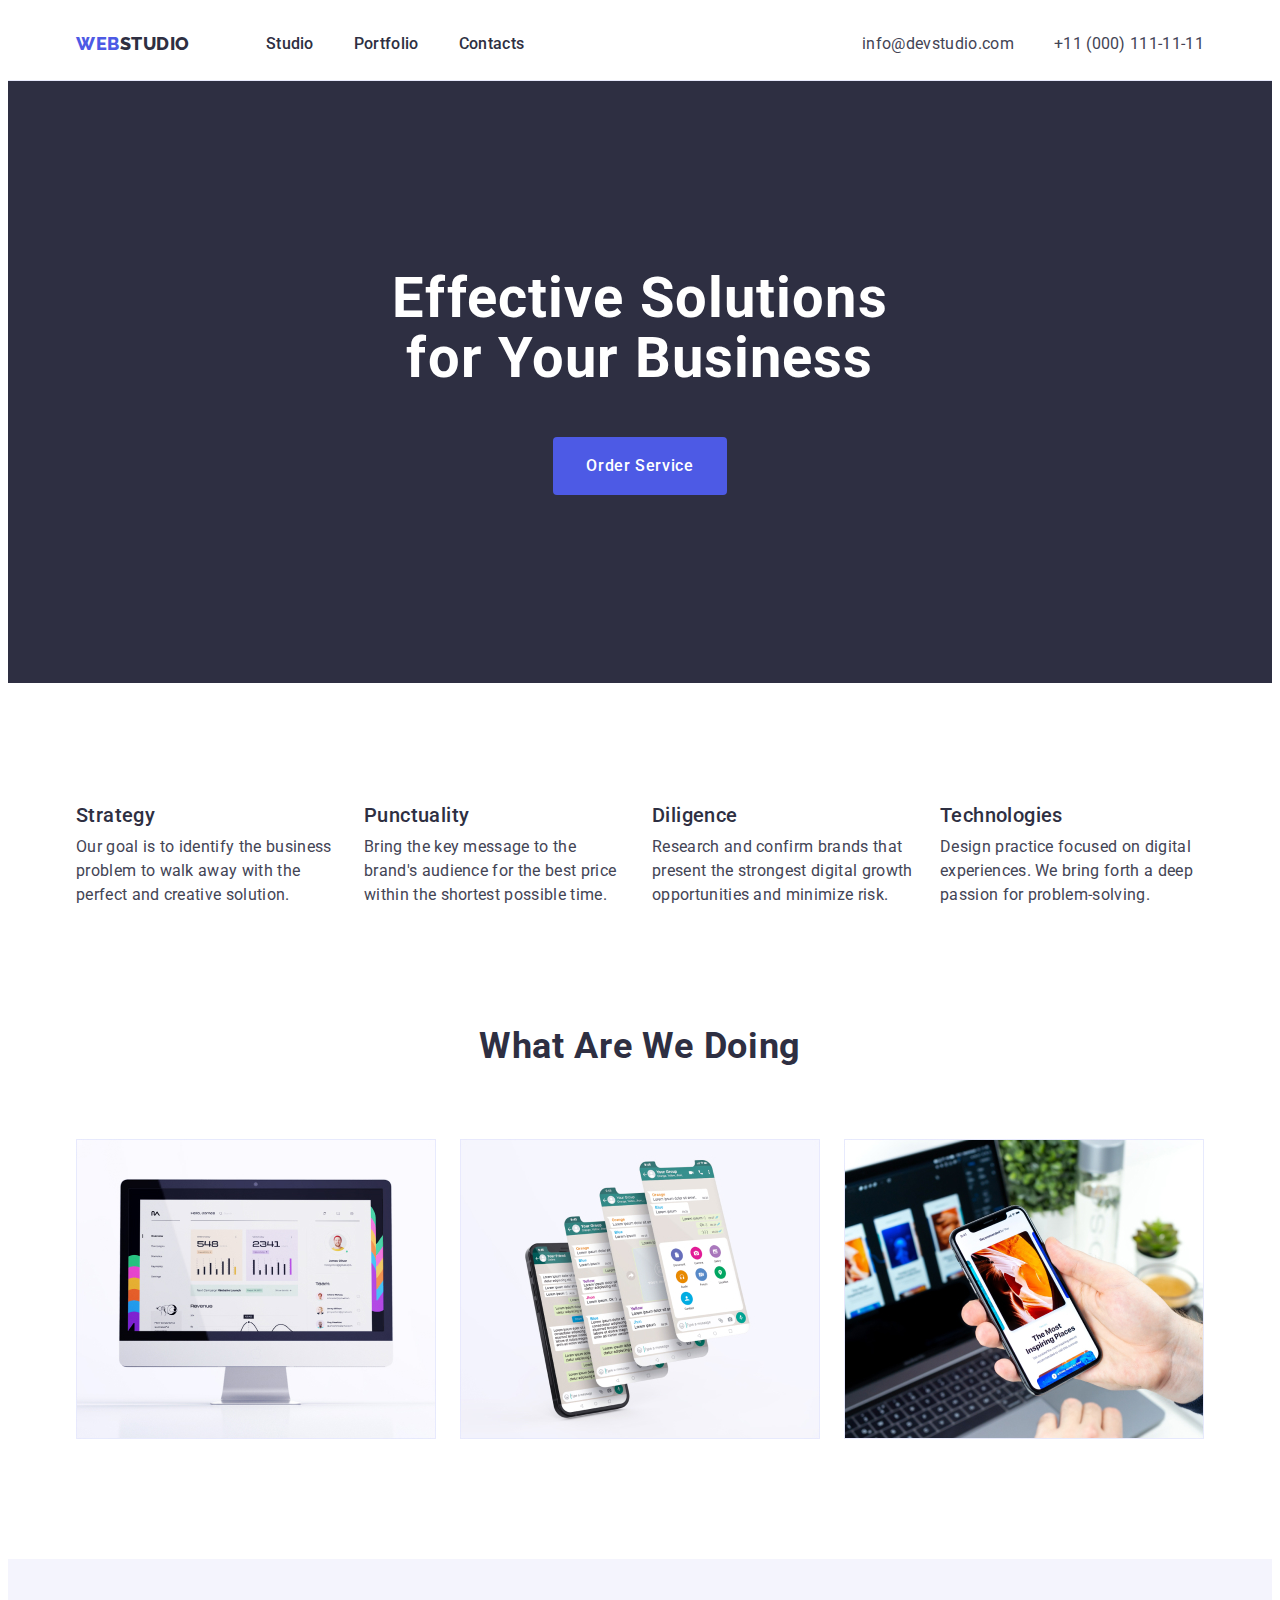
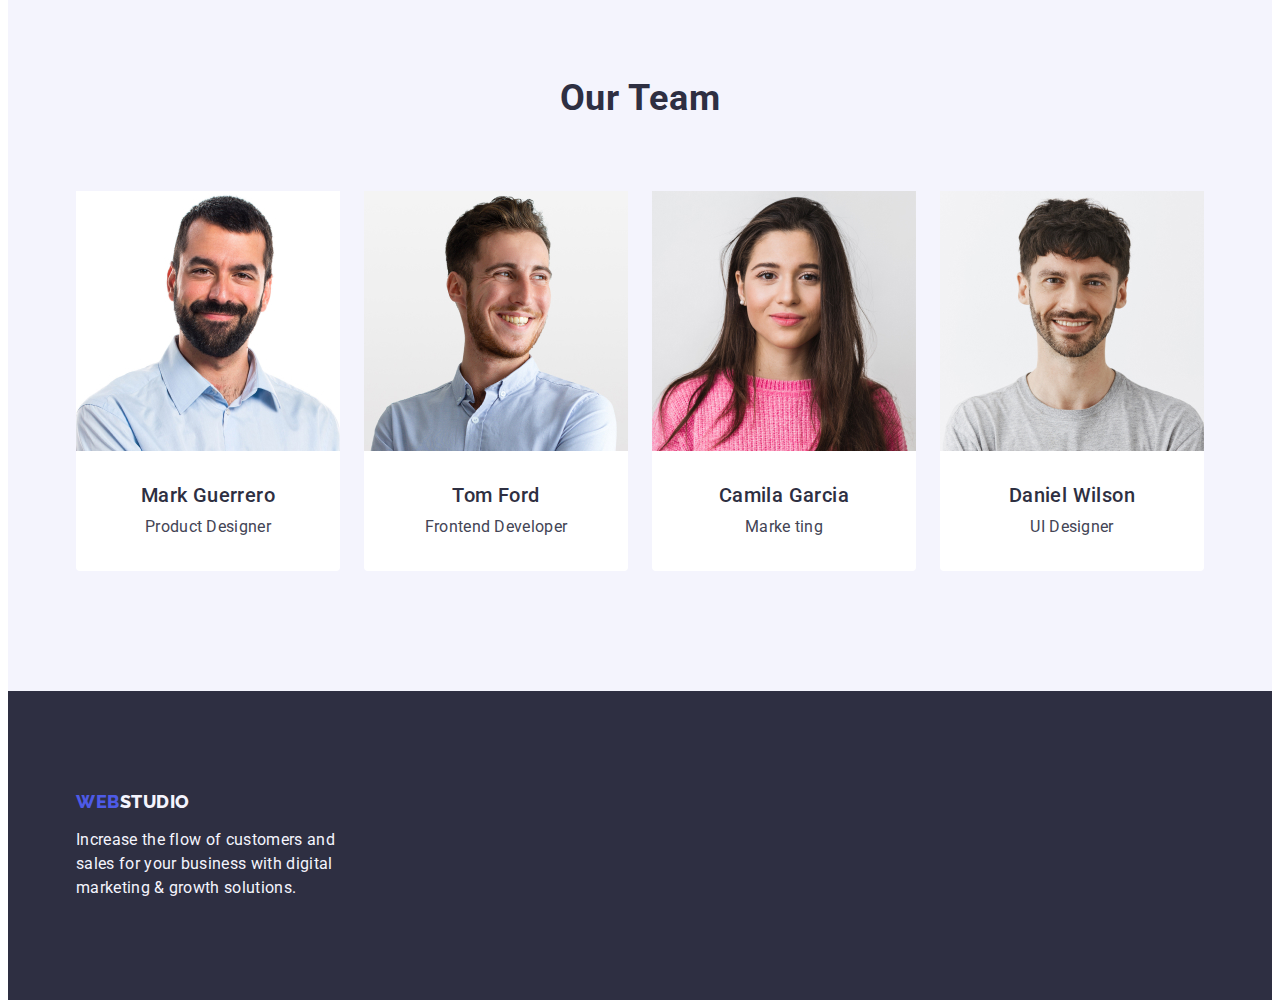
<file: index.html>
<!DOCTYPE html>
<html lang="en">
  <head>
    <meta charset="UTF-8" />
    <meta http-equiv="X-UA-Compatible" content="IE=edge" />
    <meta name="viewport" content="width=device-width, initial-scale=1.0" />
    <link rel="preconnect" href="https://fonts.googleapis.com" />
    <link rel="preconnect" href="https://fonts.gstatic.com" crossorigin />

    <link
      href="https://fonts.googleapis.com/css2?family=Raleway:wght@800&family=Roboto:wght@400;500;700;900&display=swap"
      rel="stylesheet"
    />
    <link
      rel="stylesheet"
      href="https://cdnjs.cloudflare.com/ajax/libs/modern-normalize/1.1.0/modern-normalize.min.css"
      integrity="sha512-wpPYUAdjBVSE4KJnH1VR1HeZfpl1ub8YT/NKx4PuQ5NmX2tKuGu6U/JRp5y+Y8XG2tV+wKQpNHVUX03MfMFn9Q=="
      crossorigin="anonymous"
      referrerpolicy="no-referrer"
    />
    <link rel="stylesheet" href="./css/styles.css" />
    <title>Studio</title>
  </head>
  <body>
    <header class="header">
      <div class="container header-container">
        <nav class="header-nav">
          <a class="header-logo-web link" href="./index.html"
            >Web<span class="header-logo-studio">Studio</span></a
          >
          <ul class="header-list list">
            <li class="header-item">
              <a class="header-link link" href="./index.html">Studio</a>
            </li>
            <li class="header-item list">
              <a class="header-link link" href="./portfolio.html">Portfolio</a>
            </li>
            <li class="header-item list">
              <a class="header-link link" href="">Contacts</a>
            </li>
          </ul>
        </nav>

        <!--Contacts-->

        <address class="header-contacts">
          <ul class="contacts-list list">
            <li class="contacts-item list">
              <a
                class="contacts-item-link link"
                href="mailto:info@devstudio.com"
                >info@devstudio.com</a
              >
            </li>
            <li class="contacts-item list">
              <a class="contacts-item-link link" href="tel:+110001111111"
                >+11 (000) 111-11-11</a
              >
            </li>
          </ul>
        </address>
      </div>
    </header>

    <main>
      <section class="section-hero">
        <!--Hero-->
        <div class="container container-hero">
          <h1 class="title-hero">Effective Solutions for Your Business</h1>

          <button class="hero-btn" type="button">Order Service</button>
        </div>
      </section>

      <section class="section-goals">
        <div class="container">
          <!--Our goals-->

          <h2 class="visually-hidden">Our goals</h2>

          <ul class="goals-list list">
            <li class="item-goals list">
              <h3 class="goals-points list">Strategy</h3>
              <p class="goals-descript text">
                Our goal is to identify the business problem to walk away with
                the perfect and creative solution.
              </p>
            </li>

            <li class="item-goals list">
              <h3 class="goals-points list">Punctuality</h3>
              <p class="goals-descript">
                Bring the key message to the brand's audience for the best price
                within the shortest possible time.
              </p>
            </li>

            <li class="item-goals list">
              <h3 class="goals-points list">Diligence</h3>
              <p class="goals-descript">
                Research and confirm brands that present the strongest digital
                growth opportunities and minimize risk.
              </p>
            </li>

            <li class="item-goals list">
              <h3 class="goals-points list">Technologies</h3>
              <p class="goals-descript">
                Design practice focused on digital experiences. We bring forth a
                deep passion for problem-solving.
              </p>
            </li>
          </ul>
        </div>
      </section>

      <section class="projects-section">
        <div class="container">
          <!--Our projects-->
          <h2 class="our-projects">What are we doing</h2>
          <ul class="projects-list">
            <li class="projects-item">
              <img
                src="./images/desktop.jpg"
                alt="photo of desktop"
                width="360"
              />
            </li>
            <li class="projects-item">
              <img
                src="./images/phones.jpg"
                alt="picture of phones"
                width="360"
              />
            </li>
            <li class="projects-item">
              <img src="./images/App.jpg" alt="our apps" width="360" />
            </li>
          </ul>
        </div>
      </section>

      <section class="our-team-section">
        <div class="container team-container">
          <!-- Our team-->

          <h2 class="our-team">Our Team</h2>
          <ul class="our-team-list">
            <li class="our-team-item">
              <img
                src="./images/designer.jpg"
                alt="Mark Guerrero"
                width="264"
              />
              <div class="team-item-container">
                <h3 class="item-team">Mark Guerrero</h3>
                <p class="item-descript">Product Designer</p>
              </div>
            </li>

            <li class="our-team-item">
              <img src="./images/developer.jpg" alt="Tom Ford" width="264" />
              <div class="team-item-container">
                <h3 class="item-team">Tom Ford</h3>
                <p class="item-descript">Frontend Developer</p>
              </div>
            </li>

            <li class="our-team-item">
              <img
                src="./images/marketing.jpg"
                alt="Camila Garcia"
                width="264"
              />
              <div class="team-item-container">
                <h3 class="item-team">Camila Garcia</h3>
                <p class="item-descript">Marke ting</p>
              </div>
            </li>

            <li class="our-team-item">
              <img
                src="./images/uidesigner.jpg"
                alt="Daniel Wilson"
                width="264"
              />
              <div class="team-item-container">
                <h3 class="item-team">Daniel Wilson</h3>
                <p class="item-descript">UI Designer</p>
              </div>
            </li>
          </ul>
        </div>
      </section>
    </main>

    <footer class="footer">
      <div class="container footer-container">
        <div>
          <a class="footer-logo-web link" href="./index.html"
            >Web<span class="footer-logo-studio">Studio</span></a
          >

          <p class="footer-text">
            Increase the flow of customers and sales for your business with
            digital marketing & growth solutions.
          </p>
        </div>
      </div>
    </footer>
  </body>
</html>
</file>
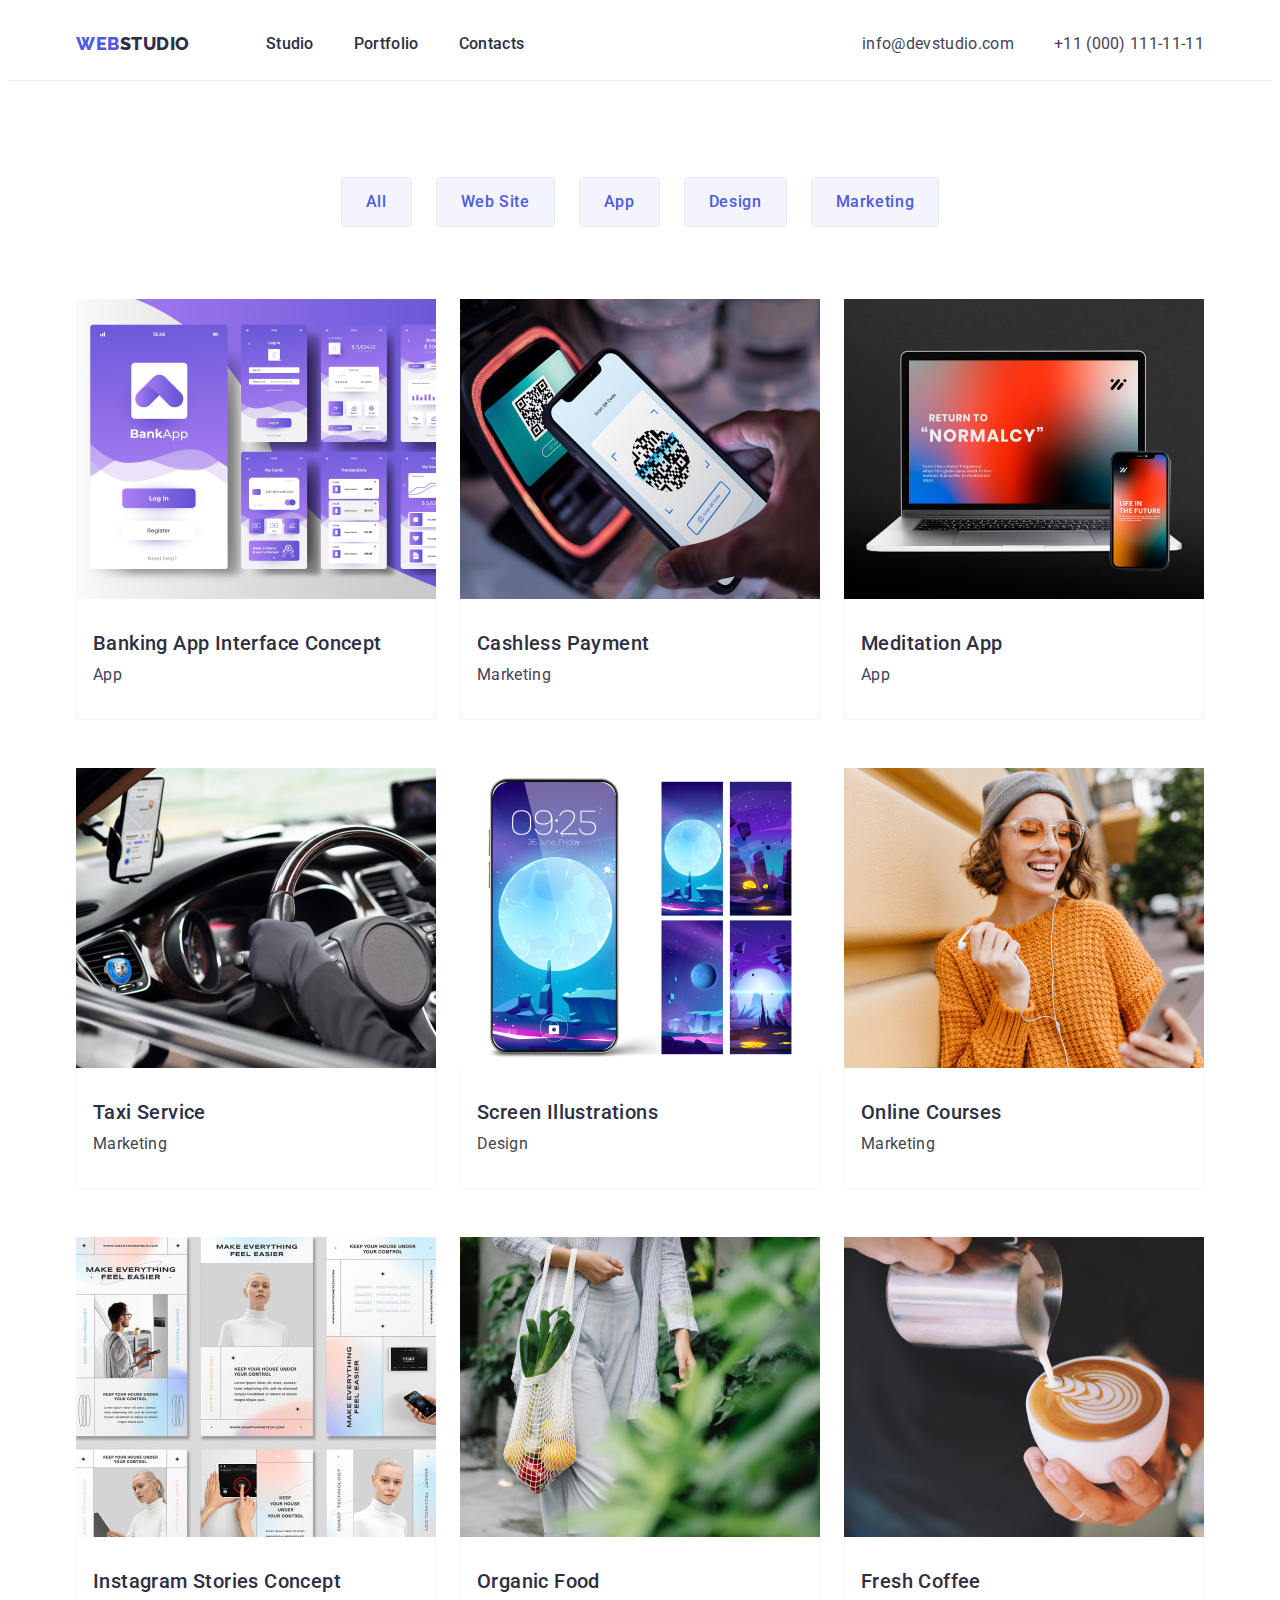
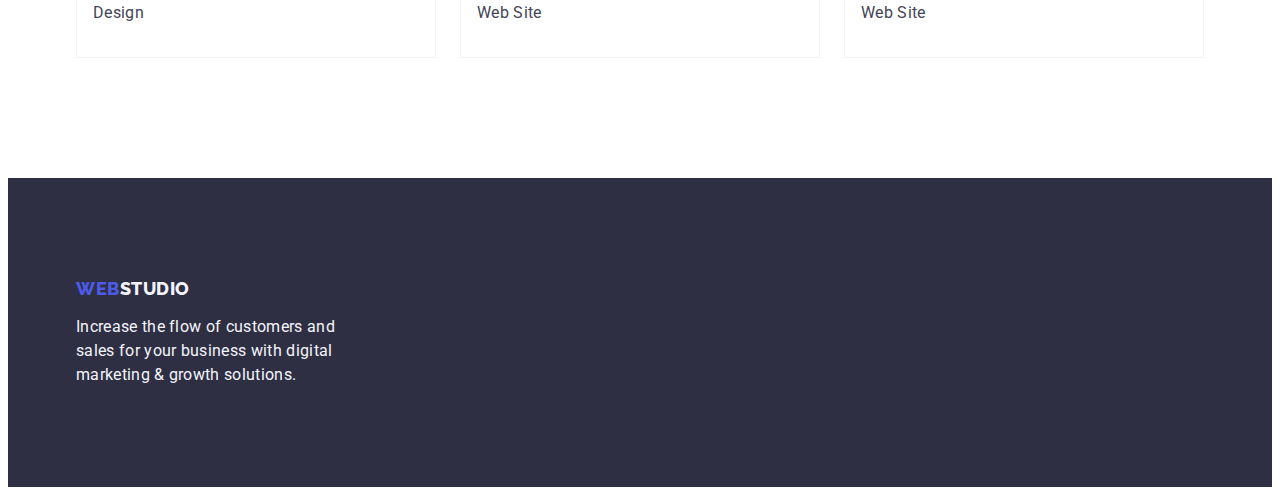
<file: portfolio.html>
<!DOCTYPE html>
<html lang="en">
  <head>
    <meta charset="UTF-8" />
    <meta http-equiv="X-UA-Compatible" content="IE=edge" />
    <meta name="viewport" content="width=device-width, initial-scale=1.0" />
    <link rel="preconnect" href="https://fonts.googleapis.com" />
    <link rel="preconnect" href="https://fonts.gstatic.com" crossorigin />
    <link
      href="https://fonts.googleapis.com/css2?family=Raleway:wght@800&family=Roboto:wght@400;500;700;900&display=swap"
      rel="stylesheet"
    />
    <link
      rel="stylesheet"
      href="https://cdnjs.cloudflare.com/ajax/libs/modern-normalize/1.1.0/modern-normalize.min.css"
      integrity="sha512-wpPYUAdjBVSE4KJnH1VR1HeZfpl1ub8YT/NKx4PuQ5NmX2tKuGu6U/JRp5y+Y8XG2tV+wKQpNHVUX03MfMFn9Q=="
      crossorigin="anonymous"
      referrerpolicy="no-referrer"
    />
    <link rel="stylesheet" href="./css/styles.css" />
    <title>Portfolio</title>
  </head>
  <body>
    <header class="header">
      <div class="container header-container">
        <nav class="header-nav">
          <a class="header-logo-web link" href="./index.html"
            >Web<span class="header-logo-studio">Studio</span></a
          >
          <ul class="header-list list">
            <li class="header-item">
              <a class="header-link link" href="./index.html">Studio</a>
            </li>
            <li class="header-item list">
              <a class="header-link link" href="./portfolio.html">Portfolio</a>
            </li>
            <li class="header-item list">
              <a class="header-link link" href="">Contacts</a>
            </li>
          </ul>
        </nav>

        <!--Contacts-->

        <address class="header-contacts">
          <ul class="contacts-list list">
            <li class="contacts-item list">
              <a
                class="contacts-item-link link"
                href="mailto:info@devstudio.com"
                >info@devstudio.com</a
              >
            </li>
            <li class="contacts-item list">
              <a class="contacts-item-link link" href="tel:+110001111111"
                >+11 (000) 111-11-11</a
              >
            </li>
          </ul>
        </address>
      </div>
    </header>

    <main>
      <!--Portfolio-->

      <section class="main-section-portfolio">
        <div class="container">
          <h1 class="visually-hidden">Projects global description</h1>
          <ul class="portfolio-filter-list">
            <li class="filter-item">
              <button class="filter-btn" type="button">All</button>
            </li>
            <li class="filter-item">
              <button class="filter-btn" type="button">Web Site</button>
            </li>
            <li class="filter-item">
              <button class="filter-btn" type="button">App</button>
            </li>
            <li class="filter-item">
              <button class="filter-btn" type="button">Design</button>
            </li>
            <li class="filter-item">
              <button class="filter-btn" type="button">Marketing</button>
            </li>
          </ul>

          <ul class="portfolio-list">
            <li class="portfolio-item">
              <a class="portfolio-link link" href="#">
                <img
                  class="img-portfolio-link link"
                  src="./images/apps.jpg"
                  alt="bankapps"
                  width="360"
                />
                <div class="portfolio-item-container">
                  <h2 class="portfolio-title-link link">
                    Banking App Interface Concept
                  </h2>
                  <p class="portfolio-descr-link link">App</p>
                </div></a
              >
            </li>

            <li class="portfolio-item">
              <a class="portfolio-link link" href="#">
                <img
                  class="img-portfolio-link link"
                  src="./images/payments.jpg"
                  alt="cashlesspayments"
                  width="360"
                />
                <div class="portfolio-item-container">
                  <h2 class="portfolio-title-link link">Cashless Payment</h2>
                  <p class="portfolio-descr-link link">Marketing</p>
                </div></a
              >
            </li>

            <li class="portfolio-item">
              <a class="portfolio-link link" href="#">
                <img
                  class="img-portfolio-link link"
                  src="./images/meditation.jpg"
                  alt="meditation"
                  width="360"
                />
                <div class="portfolio-item-container">
                  <h2 class="portfolio-title-link link">Meditation App</h2>
                  <p class="portfolio-descr-link link">App</p>
                </div></a
              >
            </li>

            <li class="portfolio-item">
              <a class="portfolio-link link" href="#">
                <img
                  class="img-portfolio-link link"
                  src="./images/taxiservice.jpg"
                  alt="taxiservice"
                  width="360"
                />
                <div class="portfolio-item-container">
                  <h2 class="portfolio-title-link link">Taxi Service</h2>
                  <p class="portfolio-descr-link link">Marketing</p>
                </div></a
              >
            </li>

            <li class="portfolio-item">
              <a class="portfolio-link link" href="#">
                <img
                  class="img-portfolio-link link"
                  src="./images/illustrations.jpg"
                  alt="screenillustrations"
                  width="360"
                />
                <div class="portfolio-item-container">
                  <h2 class="portfolio-title-link link">
                    Screen Illustrations
                  </h2>
                  <p class="portfolio-descr-link link">Design</p>
                </div></a
              >
            </li>

            <li class="portfolio-item">
              <a class="portfolio-link link" href="#">
                <img
                  class="img-portfolio-link link"
                  src="./images/courses.jpg"
                  alt="courses"
                  width="360"
                />
                <div class="portfolio-item-container">
                  <h2 class="portfolio-title-link link">Online Courses</h2>
                  <p class="portfolio-descr-link link">Marketing</p>
                </div></a
              >
            </li>

            <li class="portfolio-item">
              <a class="portfolio-link link" href="#">
                <img
                  class="img-portfolio-link link"
                  src="./images/stories.jpg"
                  alt="instagram"
                  width="360"
                />
                <div class="portfolio-item-container">
                  <h2 class="portfolio-title-link link">
                    Instagram Stories Concept
                  </h2>
                  <p class="portfolio-descr-link link">Design</p>
                </div></a
              >
            </li>

            <li class="portfolio-item">
              <a class="portfolio-link link" href="#">
                <img
                  class="img-portfolio-link link"
                  src="./images/organicfood.jpg"
                  alt="food"
                  width="360"
                />
                <div class="portfolio-item-container">
                  <h2 class="portfolio-title-link link">Organic Food</h2>
                  <p class="portfolio-descr-link link">Web Site</p>
                </div></a
              >
            </li>

            <li class="portfolio-item">
              <a class="portfolio-link link" href="#">
                <img
                  class="img-portfolio-link link"
                  src="./images/coffee.jpg"
                  alt="coffee"
                  width="360"
                />
                <div class="portfolio-item-container">
                  <h2 class="portfolio-title-link link">Fresh Coffee</h2>
                  <p class="portfolio-descr-link link">Web Site</p>
                </div></a
              >
            </li>
          </ul>
        </div>
      </section>
    </main>
    <footer class="footer">
      <div class="container footer-container">
        <div>
          <a class="footer-logo-web link" href="./index.html"
            >Web<span class="footer-logo-studio">Studio</span></a
          >

          <p class="footer-text">
            Increase the flow of customers and sales for your business with
            digital marketing & growth solutions.
          </p>
        </div>
      </div>
    </footer>
  </body>
</html>
</file>
<file: css/styles.css>
:root {
  --white: #ffffff;
  --btn-background-cloud-color: #f4f4fd;
  --btn-hover-color: #404bbf;
  --footer-background-color: #2e2f42;
  --background-color: #e5e5e5;
  --cornflower-color: #e7e9fc;
  --descr-text-color: #434455;
  --logo-web-color: #4d5ae5;
}

*,
*::before,
*::after {
  box-sizing: border-box;
  list-style: none;
}

img {
  display: block;
  max-width: auto;
  height: auto;
}

p,
h1,
h2,
h3,
h4,
h5,
h6 {
  margin: 0;
}

ul {
  padding-left: 0;
  padding-right: 0;
  margin: 0;
  list-style: none;
}

button {
  cursor: pointer;
}

address {
  font-style: normal;
}

body {
  font-family: "Roboto", sans-serif;
  font-weight: 400;
  background-color: #ffffff;
  color: #434455;
}

.container {
  width: 1158px;
  padding-left: 15px;
  padding-right: 15px;
  margin: 0 auto;
}

.list {
  list-style: none;
}

.link {
  text-decoration: none;
}

/*--Header--*/

.header {
  padding-top: 24px;
  padding-bottom: 24px;
  border-bottom: 1px solid #e7e9fc;
}

.header-container {
  display: flex;
  align-items: center;
}

.header-list {
  display: flex;
  gap: 40px;
}

.header-nav {
  display: flex;
  align-items: center;
  margin-right: auto;
  justify-content: space-between;
}

.header-contacts {
  display: flex;
  gap: 40px;
  align-items: center;
  margin-right: 0;
}

.header-logo-web {
  font-family: "Raleway", sans-serif;
  font-weight: 800;
  font-size: 18px;
  line-height: 1.17;
  letter-spacing: 0.03em;
  text-transform: uppercase;
  color: var(--logo-web-color);
  margin-right: 76px;
  margin-left: 0;
}

.header-logo-studio {
  color: var(--footer-background-color);
}

.logo:hover,
.logo:focus {
  text-decoration: none;
  color: var(--main-text-footer-background-color);
}

.header-item {
  font-weight: 500;
  font-size: 16px;
  line-height: 1.5;
  letter-spacing: 0.02em;
  color: #2e2f42;
  align-items: center;
  margin-right: auto;
  justify-content: space-between;
}

.header-link {
  font-weight: 500;
  font-size: 16px;
  line-height: 1.5;
  letter-spacing: 0.02em;
  color: #2e2f42;
  display: flex;
}

.header-link:hover,
.header-link:focus {
  color: #404bbf;
}

/* Contacts*/

.header-contacts {
  font-style: normal;
}

.contacts-list {
  display: flex;
  gap: 40px;
  justify-content: space-between;
}

.contacts-item-link {
  font-style: normal;
  font-weight: 400;
  font-size: 16px;
  line-height: 1.5;
  letter-spacing: 0.02em;
  color: #434455;
}
.contacts-item-link:hover,
.contacts-item-link:focus {
  color: #434455;
}

/* Section hero*/

.section-hero {
  background-color: var(--footer-background-color);
  padding-top: 188px;
  padding-bottom: 188px;
}

.container-hero {
}

.title-hero {
  font-family: "Roboto";
  font-style: normal;
  font-weight: 700;
  font-size: 56px;
  line-height: 1.07;
  text-align: center;
  letter-spacing: 0.02em;
  color: #ffffff;
  width: 496px;
  margin: 0 auto;
  margin-bottom: 48px;
}

.hero-btn {
  font-family: "Roboto", sans-serif;
  font-style: normal;
  font-weight: 500;
  font-size: 16px;
  line-height: 1.5;
  letter-spacing: 0.04em;
  background-color: #4d5ae5;
  color: #ffffff;
  cursor: pointer;
  display: block;
  margin: 0 auto;
  border: 1px solid transparent;
  padding: 16px 32px;

  border-radius: 4px;
}

.hero-btn:hover,
.hero-btn:focus {
  background-color: #404bbf;
}

/*Our goals section*/

.visually-hidden {
  position: absolute;
  white-space: nowrap;
  width: 1px;
  height: 1px;
  overflow: hidden;
  border: 0;
  padding: 0;
  clip: rect(0 0 0 0);
  clip-path: inset(50%);
  margin: -1px;
}

.section-goals {
  padding: 120px 0;
}

.item-goals {
  flex-basis: calc((100% - 3 * 24px) / 4);
}

.goals-list {
  display: flex;
  gap: 24px;
}

.goals-points {
  font-weight: 500;
  font-size: 20px;
  line-height: 1.2;
  letter-spacing: 0.02em;
  color: #2e2f42;
}

.goals-descript {
  font-weight: 400;
  font-size: 16px;
  line-height: 1.5;
  letter-spacing: 0.02em;
  color: var(--descr-text-color);
  margin-top: 8px;
}

/*Our projects section*/

.projects-section {
  padding-bottom: 120px;
}

.our-projects {
  font-weight: 700;
  font-size: 36px;
  line-height: 1.11;
  text-align: center;
  letter-spacing: 0.02em;
  text-transform: capitalize;
  color: #2e2f42;
}

.projects-list {
  display: flex;
  gap: 24px;
  margin-top: 72px;
}

/*Our team section*/

.our-team-section {
  background-color: var(--btn-background-cloud-color);
  padding-top: 120px;
  padding-bottom: 120px;
}

.our-team {
  font-weight: 700;
  font-size: 36px;
  line-height: 1.11;
  text-align: center;
  letter-spacing: 0.02em;
  text-transform: capitalize;
  color: #2e2f42;
  margin-bottom: 72px;
}

.our-team-list {
  display: flex;
  gap: 24px;
}
.our-team-item {
  background-color: #ffffff;
  flex-basis: calc((100% - 3 * 24px) / 4);
  border-radius: 0px 0px 4px 4px;
}

.team-item-container {
  padding-top: 32px;
  padding-bottom: 32px;
  text-align: center;
}

.item-team {
  background-color: #ffffff;
  font-weight: 500;
  font-size: 20px;
  line-height: 1.2;
  letter-spacing: 0.02em;
  color: var(--footer-background-color);
  margin-bottom: 8px;
}

.item-descript {
  background-color: #ffffff;
  font-weight: 400;
  font-size: 16px;
  line-height: 1.5;
  letter-spacing: 0.02em;
  color: var(--descr-text-color);
}

/*Main section portfolio*/

.main-section-portfolio {
  padding-top: 96px;
  padding-bottom: 120px;
}

.portfolio-filter-list {
  display: flex;
  justify-content: center;
  gap: 24px;
  margin-bottom: 72px;
}

.filter-btn {
  font-family: "Roboto", sans-serif;
  font-style: normal;
  font-weight: 500;
  font-size: 16px;
  line-height: 1.5;
  letter-spacing: 0.04em;
  color: var(--logo-web-color);
  background-color: var(--btn-background-cloud-color);
  cursor: pointer;
  border: 1px solid #e7e9fc;
  border-radius: 4px;
  padding: 12px 24px;
}

.filter-btn:hover,
.filter-btn:focus {
  color: #ffffff;
  background-color: #404bbf;
  border-color: transparent;
}

/*Portfolio list*/

.portfolio-list {
  display: flex;
  gap: 48px 24px;
  flex-wrap: wrap;
}

.portfolio-item-container {
  padding: 32px 16px;
  border: 1px solid #f4f4fd;
  border-top: none;
}

.portfolio-title-link {
  font-weight: 500;
  font-size: 20px;
  line-height: 1.2;
  letter-spacing: 0.02em;
  color: var(--footer-background-color);
  margin-bottom: 8px;
}
.portfolio-descr-link {
  font-weight: 400;
  font-size: 16px;
  line-height: 1.5;
  letter-spacing: 0.02em;
  color: var(--descr-text-color);
}

/*--Footer--*/

.footer {
  background-color: var(--footer-background-color);
  padding: 100px 0;
}

.footer-logo-web {
  font-family: "Raleway", sans-serif;
  font-weight: 800;
  font-size: 18px;
  line-height: 1.17;
  letter-spacing: 0.03em;
  text-transform: uppercase;
  color: var(--logo-web-color);
}

.footer-logo-studio {
  color: #f4f4fd;
}

.footer-text {
  font-size: 16px;
  line-height: 1.5;
  letter-spacing: 0.02em;
  color: #f4f4fd;
  width: 264px;
  margin-top: 16px;
}
</file>
